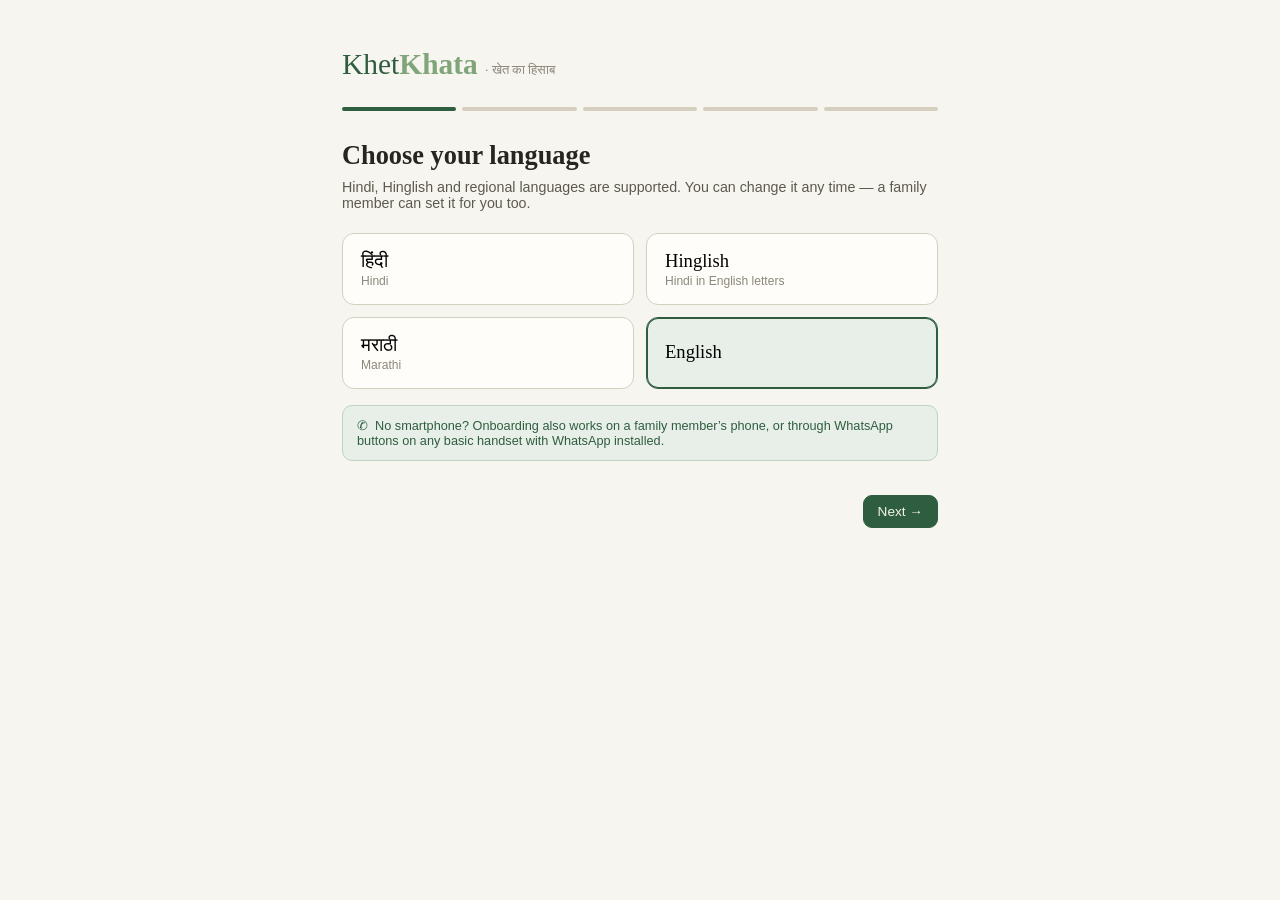
<file: khetkhata/index.html>
<!DOCTYPE html>
<html lang="en">
<head>
<meta charset="UTF-8">
<meta name="viewport" content="width=device-width, initial-scale=1.0">
<title>KhetKhata — farm ledger & profit</title>
<link rel="stylesheet" href="css/app.css?v=8">
<link rel="icon" href="data:image/svg+xml,<svg xmlns='http://www.w3.org/2000/svg' viewBox='0 0 32 32'><rect width='32' height='32' rx='7' fill='%232e5d3f'/><text x='16' y='23' font-size='17' text-anchor='middle' fill='%23f5f2ea' font-family='serif'>ख</text></svg>">
</head>
<body>

<!-- ===== Onboarding overlay (first run) ===== -->
<div id="onboarding" class="onb hidden"></div>

<!-- ===== App shell ===== -->
<div id="shell" class="shell hidden">
  <aside class="side" id="sidebar"></aside>
  <div class="main">
    <header class="topbar">
      <button class="burger" id="btnBurger" aria-label="menu">☰</button>
      <div class="topbar-title" id="topbarTitle"></div>
      <div class="topbar-right">
        <select id="roleSwitch" class="role-switch" title="View as">
          <option value="farmer">Farmer view — Ramesh</option>
          <option value="fpo">FPO dashboard</option>
          <option value="lender">Lender / Bank view</option>
        </select>
        <button class="lang-chip" id="btnLang" title="Change language">अ/A</button>
        <div class="avatar" id="avatar">र</div>
      </div>
    </header>
    <main id="view" class="view"></main>
    <footer class="foot">
      <span>KhetKhata v0.4.2 · demo build</span>
      <span id="footNote">Data stored in this browser for the demo</span>
    </footer>
  </div>
</div>

<div id="toasts" class="toasts"></div>
<div id="modal" class="modal-wrap hidden"><div class="modal" id="modalBox"></div></div>

<script src="js/data.js?v=8"></script>
<script src="js/i18n.js?v=8"></script>
<script src="js/engine.js?v=8"></script>
<script src="js/views.js?v=8"></script>
<script src="js/app.js?v=8"></script>
</body>
</html>
</file>
<file: khetkhata/css/app.css>
/* KhetKhata — minimal, print-friendly, low-bandwidth first */

:root{
  --bg:#f7f5f0;
  --panel:#fffdf9;
  --ink:#26251f;
  --ink-2:#5c594e;
  --ink-3:#8b877a;
  --line:#e4dfd3;
  --line-2:#d5cfbf;
  --green:#2e5d3f;
  --green-soft:#e8efe8;
  --maroon:#8a3b2e;
  --maroon-soft:#f6e8e4;
  --amber:#9a6b1f;
  --amber-soft:#f7efdd;
  --red:#a03123;
  --red-soft:#f7e5e2;
  --blue:#2f5876;
  --blue-soft:#e5ecf2;
  --serif:"Georgia","Times New Roman",serif;
  --sans:-apple-system,"Segoe UI","Noto Sans","Noto Sans Devanagari",Roboto,Arial,sans-serif;
  --mono:"Segoe UI Mono","Consolas",monospace;
}

*{box-sizing:border-box;margin:0;padding:0}
html{font-size:15.5px}
body{font-family:var(--sans);background:var(--bg);color:var(--ink);-webkit-font-smoothing:antialiased}
a{color:var(--green)}
button{font-family:inherit;cursor:pointer}
input,select,textarea{font-family:inherit;font-size:.95rem;color:var(--ink)}
.hidden{display:none!important}
.num{font-variant-numeric:tabular-nums}

/* ---------- shell ---------- */
.shell{display:flex;min-height:100vh}
.side{width:224px;flex:0 0 224px;background:#20362a;color:#d9dcd0;display:flex;flex-direction:column;position:sticky;top:0;height:100vh}
.brand{padding:20px 18px 14px;border-bottom:1px solid rgba(255,255,255,.09)}
.brand .mark{font-family:var(--serif);font-size:1.5rem;color:#f2efe2;letter-spacing:.02em}
.brand .mark b{color:#a9c9a5;font-weight:600}
.brand .sub{font-size:.72rem;color:#93a394;margin-top:2px;letter-spacing:.06em;text-transform:uppercase}
.nav{flex:1;padding:10px 0;overflow-y:auto}
.nav .grp{font-size:.66rem;letter-spacing:.14em;text-transform:uppercase;color:#7d8f7f;padding:16px 20px 6px}
.nav a{display:flex;align-items:center;gap:10px;padding:8px 20px;color:#c3cabb;text-decoration:none;font-size:.92rem;border-left:3px solid transparent}
.nav a:hover{color:#fff;background:rgba(255,255,255,.04)}
.nav a.on{color:#fff;border-left-color:#a9c9a5;background:rgba(255,255,255,.06)}
.nav a .ic{width:18px;text-align:center;font-size:.95rem;opacity:.85}
.nav a .cnt{margin-left:auto;font-size:.7rem;background:rgba(255,255,255,.12);padding:1px 7px;border-radius:9px}
.side .farmer-card{margin:12px;padding:12px 14px;border:1px solid rgba(255,255,255,.12);border-radius:10px;font-size:.8rem;color:#b9c4b6}
.side .farmer-card b{color:#f0eee0;display:block;font-size:.88rem}
.side .farmer-card .mut{color:#8fa08f;font-size:.72rem}

.main{flex:1;min-width:0;display:flex;flex-direction:column}
.topbar{display:flex;align-items:center;gap:14px;padding:12px 28px;background:var(--bg);border-bottom:1px solid var(--line);position:sticky;top:0;z-index:40}
.burger{display:none;background:none;border:1px solid var(--line-2);border-radius:8px;padding:4px 10px;font-size:1rem}
.topbar-title{font-family:var(--serif);font-size:1.12rem;color:var(--ink);flex:1}
.topbar-right{display:flex;align-items:center;gap:12px}
.role-switch{border:1px solid var(--line-2);border-radius:8px;padding:5px 8px;background:var(--panel);font-size:.82rem;color:var(--ink-2)}
.lang-chip{border:1px solid var(--line-2);background:var(--panel);border-radius:8px;padding:5px 10px;font-size:.85rem}
.avatar{width:34px;height:34px;border-radius:50%;background:var(--green);color:#f2efe2;display:flex;align-items:center;justify-content:center;font-size:.95rem;font-family:var(--serif)}
.view{flex:1;padding:26px 30px 60px;max-width:1180px;width:100%}
.foot{padding:10px 28px;border-top:1px solid var(--line);font-size:.72rem;color:var(--ink-3);display:flex;justify-content:space-between}

/* ---------- shared components ---------- */
.page-head{display:flex;align-items:flex-end;justify-content:space-between;gap:16px;margin-bottom:20px;flex-wrap:wrap}
.page-head h1{font-family:var(--serif);font-size:1.55rem;font-weight:600;letter-spacing:-.01em}
.page-head .lede{color:var(--ink-2);font-size:.9rem;margin-top:4px;max-width:60ch}
.page-actions{display:flex;gap:8px;flex-wrap:wrap}

.btn{border:1px solid var(--line-2);background:var(--panel);border-radius:9px;padding:8px 14px;font-size:.88rem;color:var(--ink)}
.btn:hover{border-color:#b9b29d}
.btn.primary{background:var(--green);border-color:var(--green);color:#f4f2e8}
.btn.primary:hover{background:#27513a}
.btn.danger{color:var(--red);border-color:#d8b3ac}
.btn.sm{padding:4px 10px;font-size:.8rem;border-radius:7px}
.btn.ghost{border-color:transparent;background:none;color:var(--green)}
.btn:disabled{opacity:.45;cursor:default}

.card{background:var(--panel);border:1px solid var(--line);border-radius:12px;padding:18px 20px}
.card h3{font-family:var(--serif);font-weight:600;font-size:1.02rem;margin-bottom:2px}
.card .sub{font-size:.78rem;color:var(--ink-3);margin-bottom:12px}
.grid{display:grid;gap:14px}
.g2{grid-template-columns:1fr 1fr}
.g3{grid-template-columns:repeat(3,1fr)}
.g4{grid-template-columns:repeat(4,1fr)}
.mt{margin-top:16px}
.mut{color:var(--ink-3)}
.small{font-size:.8rem}
.right{text-align:right}
.flex{display:flex;align-items:center;gap:8px}
.spread{display:flex;align-items:center;justify-content:space-between;gap:10px}

.kpis{display:grid;grid-template-columns:repeat(4,1fr);gap:14px;margin-bottom:20px}
.kpi{background:var(--panel);border:1px solid var(--line);border-radius:12px;padding:14px 16px}
.kpi .lbl{font-size:.7rem;letter-spacing:.1em;text-transform:uppercase;color:var(--ink-3)}
.kpi .val{font-family:var(--serif);font-size:1.45rem;margin-top:5px;font-variant-numeric:tabular-nums}
.kpi .val small{font-size:.85rem;color:var(--ink-3);font-family:var(--sans)}
.kpi .delta{font-size:.76rem;margin-top:3px}
.up{color:var(--green)}.down{color:var(--red)}

table.tbl{width:100%;border-collapse:collapse;font-size:.88rem}
.tbl th{font-size:.68rem;letter-spacing:.1em;text-transform:uppercase;color:var(--ink-3);text-align:left;padding:8px 10px;border-bottom:1px solid var(--line-2);font-weight:600}
.tbl td{padding:9px 10px;border-bottom:1px solid var(--line);vertical-align:middle}
.tbl tr:last-child td{border-bottom:none}
.tbl tr:hover td{background:#faf8f1}
.tbl .r{text-align:right;font-variant-numeric:tabular-nums}
.tbl .tot td{font-weight:600;border-top:2px solid var(--line-2);background:#f6f3ea}

.tag{display:inline-block;font-size:.68rem;padding:2px 9px;border-radius:20px;border:1px solid;white-space:nowrap}
.tag.g{color:var(--green);border-color:#b9cfb9;background:var(--green-soft)}
.tag.r{color:var(--red);border-color:#ddb3ab;background:var(--red-soft)}
.tag.a{color:var(--amber);border-color:#dcc79a;background:var(--amber-soft)}
.tag.b{color:var(--blue);border-color:#b3c4d2;background:var(--blue-soft)}
.tag.n{color:var(--ink-2);border-color:var(--line-2);background:#f1ede2}

.alert{display:flex;gap:12px;padding:12px 14px;border-radius:10px;border:1px solid;margin-bottom:10px;font-size:.88rem;align-items:flex-start}
.alert .ic{font-size:1.05rem;line-height:1.3}
.alert.high{background:var(--red-soft);border-color:#e3b8b0}
.alert.med{background:var(--amber-soft);border-color:#e3d3ac}
.alert.low{background:var(--blue-soft);border-color:#c2d1de}
.alert.info{background:var(--green-soft);border-color:#c0d3c0}
.alert b{display:block;margin-bottom:2px}
.alert .act{margin-left:auto;white-space:nowrap}

.bar-row{display:flex;align-items:center;gap:10px;font-size:.82rem;margin:7px 0}
.bar-row .nm{width:110px;color:var(--ink-2);flex:0 0 110px}
.bar-row .tr{flex:1;height:14px;background:#efece2;border-radius:4px;overflow:hidden}
.bar-row .fl{height:100%;border-radius:4px 3px 3px 4px}
.bar-row .vv{width:86px;text-align:right;font-variant-numeric:tabular-nums;color:var(--ink-2)}

.chip-row{display:flex;gap:8px;flex-wrap:wrap;margin:10px 0}
.chip{border:1px solid var(--line-2);background:var(--panel);border-radius:20px;padding:5px 13px;font-size:.8rem;color:var(--ink-2)}
.chip.on{background:var(--green);border-color:var(--green);color:#f2efe2}

input.f,select.f,textarea.f{width:100%;border:1px solid var(--line-2);border-radius:9px;padding:9px 11px;background:#fff}
input.f:focus,select.f:focus{outline:2px solid #b8cfc0;border-color:var(--green)}
label.fl{display:block;font-size:.75rem;color:var(--ink-2);margin:12px 0 4px;letter-spacing:.03em}
.form-grid{display:grid;grid-template-columns:1fr 1fr;gap:0 16px}

.empty{border:1.5px dashed var(--line-2);border-radius:12px;padding:34px;text-align:center;color:var(--ink-3);font-size:.9rem}

/* timeline */
.tline{border-left:2px solid var(--line-2);margin-left:8px;padding-left:18px}
.tline .ev{position:relative;padding:2px 0 16px}
.tline .ev:before{content:"";position:absolute;left:-24px;top:6px;width:9px;height:9px;border-radius:50%;background:var(--line-2);border:2px solid var(--panel)}
.tline .ev.done:before{background:var(--green)}
.tline .ev.miss:before{background:var(--red)}
.tline .ev .dt{font-size:.7rem;color:var(--ink-3);letter-spacing:.05em;text-transform:uppercase}

/* progress ring-ish meters */
.meter{height:8px;background:#efece2;border-radius:6px;overflow:hidden;margin-top:8px}
.meter i{display:block;height:100%;border-radius:6px}

/* charts */
.chart{display:flex;align-items:flex-end;gap:14px;height:170px;padding:6px 4px 0}
.chart .col{flex:1;display:flex;flex-direction:column;align-items:center;gap:6px;height:100%;justify-content:flex-end}
.chart .col .v{font-size:.72rem;color:var(--ink-2);font-variant-numeric:tabular-nums}
.chart .col .b{width:70%;max-width:46px;border-radius:4px 4px 0 0;background:var(--green)}
.chart .col .b.neg{background:var(--maroon)}
.chart .col .x{font-size:.7rem;color:var(--ink-3);border-top:1px solid var(--line);width:100%;text-align:center;padding-top:5px}

.legend{display:flex;gap:16px;font-size:.75rem;color:var(--ink-2);margin-top:10px;flex-wrap:wrap}
.legend i{display:inline-block;width:10px;height:10px;border-radius:3px;margin-right:5px;vertical-align:-1px}

/* ---------- onboarding ---------- */
.onb{position:fixed;inset:0;background:var(--bg);z-index:100;overflow-y:auto}
.onb-wrap{max-width:640px;margin:0 auto;padding:48px 22px 80px}
.onb .logo{font-family:var(--serif);font-size:1.9rem;color:var(--green)}
.onb .logo b{color:#7fa578;font-weight:600}
.onb .step-ind{display:flex;gap:6px;margin:26px 0 30px}
.onb .step-ind i{height:4px;flex:1;background:var(--line-2);border-radius:3px}
.onb .step-ind i.on{background:var(--green)}
.onb h1{font-family:var(--serif);font-size:1.7rem;font-weight:600;margin-bottom:8px}
.onb .hint{color:var(--ink-2);font-size:.92rem;margin-bottom:22px}
.lang-grid{display:grid;grid-template-columns:1fr 1fr;gap:12px}
.lang-opt{border:1px solid var(--line-2);background:var(--panel);border-radius:12px;padding:16px 18px;text-align:left}
.lang-opt .nm{font-family:var(--serif);font-size:1.2rem}
.lang-opt .en{font-size:.78rem;color:var(--ink-3);margin-top:2px}
.lang-opt.on{border-color:var(--green);box-shadow:inset 0 0 0 1px var(--green);background:var(--green-soft)}
.onb .foot-nav{display:flex;justify-content:space-between;margin-top:34px}
.crop-pick{display:flex;flex-wrap:wrap;gap:10px}
.crop-pick .cp{border:1px solid var(--line-2);border-radius:10px;padding:8px 14px;background:var(--panel);font-size:.88rem}
.crop-pick .cp.on{background:var(--green);color:#f2efe2;border-color:var(--green)}
.mini-note{font-size:.76rem;color:var(--ink-3);margin-top:8px;line-height:1.5}
.onb .wa-note{display:flex;gap:10px;background:var(--green-soft);border:1px solid #c0d3c0;border-radius:10px;padding:12px 14px;font-size:.82rem;color:#2e5d3f;margin-top:16px}

/* ---------- whatsapp-ish drawer (demo hook) ---------- */
.toasts{position:fixed;bottom:20px;right:20px;z-index:200;display:flex;flex-direction:column;gap:8px}
.toast{background:#26251f;color:#f0eee2;padding:10px 16px;border-radius:10px;font-size:.85rem;box-shadow:0 6px 18px rgba(0,0,0,.18);animation:tin .25s ease}
@keyframes tin{from{opacity:0;transform:translateY(8px)}to{opacity:1;transform:none}}

.modal-wrap{position:fixed;inset:0;background:rgba(30,28,20,.45);z-index:150;display:flex;align-items:center;justify-content:center;padding:20px}
.modal{background:var(--panel);border-radius:14px;max-width:560px;width:100%;max-height:88vh;overflow-y:auto;padding:24px 26px}
.modal h3{font-family:var(--serif);font-size:1.2rem;margin-bottom:4px}

/* coach */
.bubble{max-width:88%;padding:11px 15px;border-radius:14px;font-size:.9rem;line-height:1.55;margin-bottom:10px}
.bubble.q{margin-left:auto;background:var(--green);color:#f2efe2;border-bottom-right-radius:4px}
.bubble.a{background:#f0ede2;border-bottom-left-radius:4px}
.bubble.a b{color:var(--green)}

/* report / print */
.report{background:#fff;border:1px solid var(--line);border-radius:4px;padding:38px 44px;font-size:.88rem}
.report h1{font-family:var(--serif);font-size:1.5rem}
.report h2{font-family:var(--serif);font-size:1.02rem;border-bottom:1px solid #ccc;margin:20px 0 8px;padding-bottom:3px}
.report table{width:100%;border-collapse:collapse;font-size:.82rem}
.report td,.report th{border-bottom:1px solid #e5e5e5;padding:5px 6px;text-align:left}
.report .r{text-align:right}
.report .head{display:flex;justify-content:space-between;border-bottom:2.5px solid #26251f;padding-bottom:12px}

@media print{
  body{background:#fff}
  .side,.topbar,.foot,.page-actions,.toasts,.modal-wrap{display:none!important}
  .view{padding:0;max-width:none}
  .report{border:none;padding:10px 6px}
}

/* responsive */
@media (max-width:1000px){
  .g4{grid-template-columns:1fr 1fr}
  .g3{grid-template-columns:1fr}
  .g2{grid-template-columns:1fr}
  .kpis{grid-template-columns:1fr 1fr}
  .form-grid{grid-template-columns:1fr}
}
@media (max-width:760px){
  .side{position:fixed;left:-240px;transition:left .2s;z-index:60}
  .side.open{left:0}
  .burger{display:block}
  .view{padding:18px 16px 60px}
  .role-switch{display:none}
}
</file>
